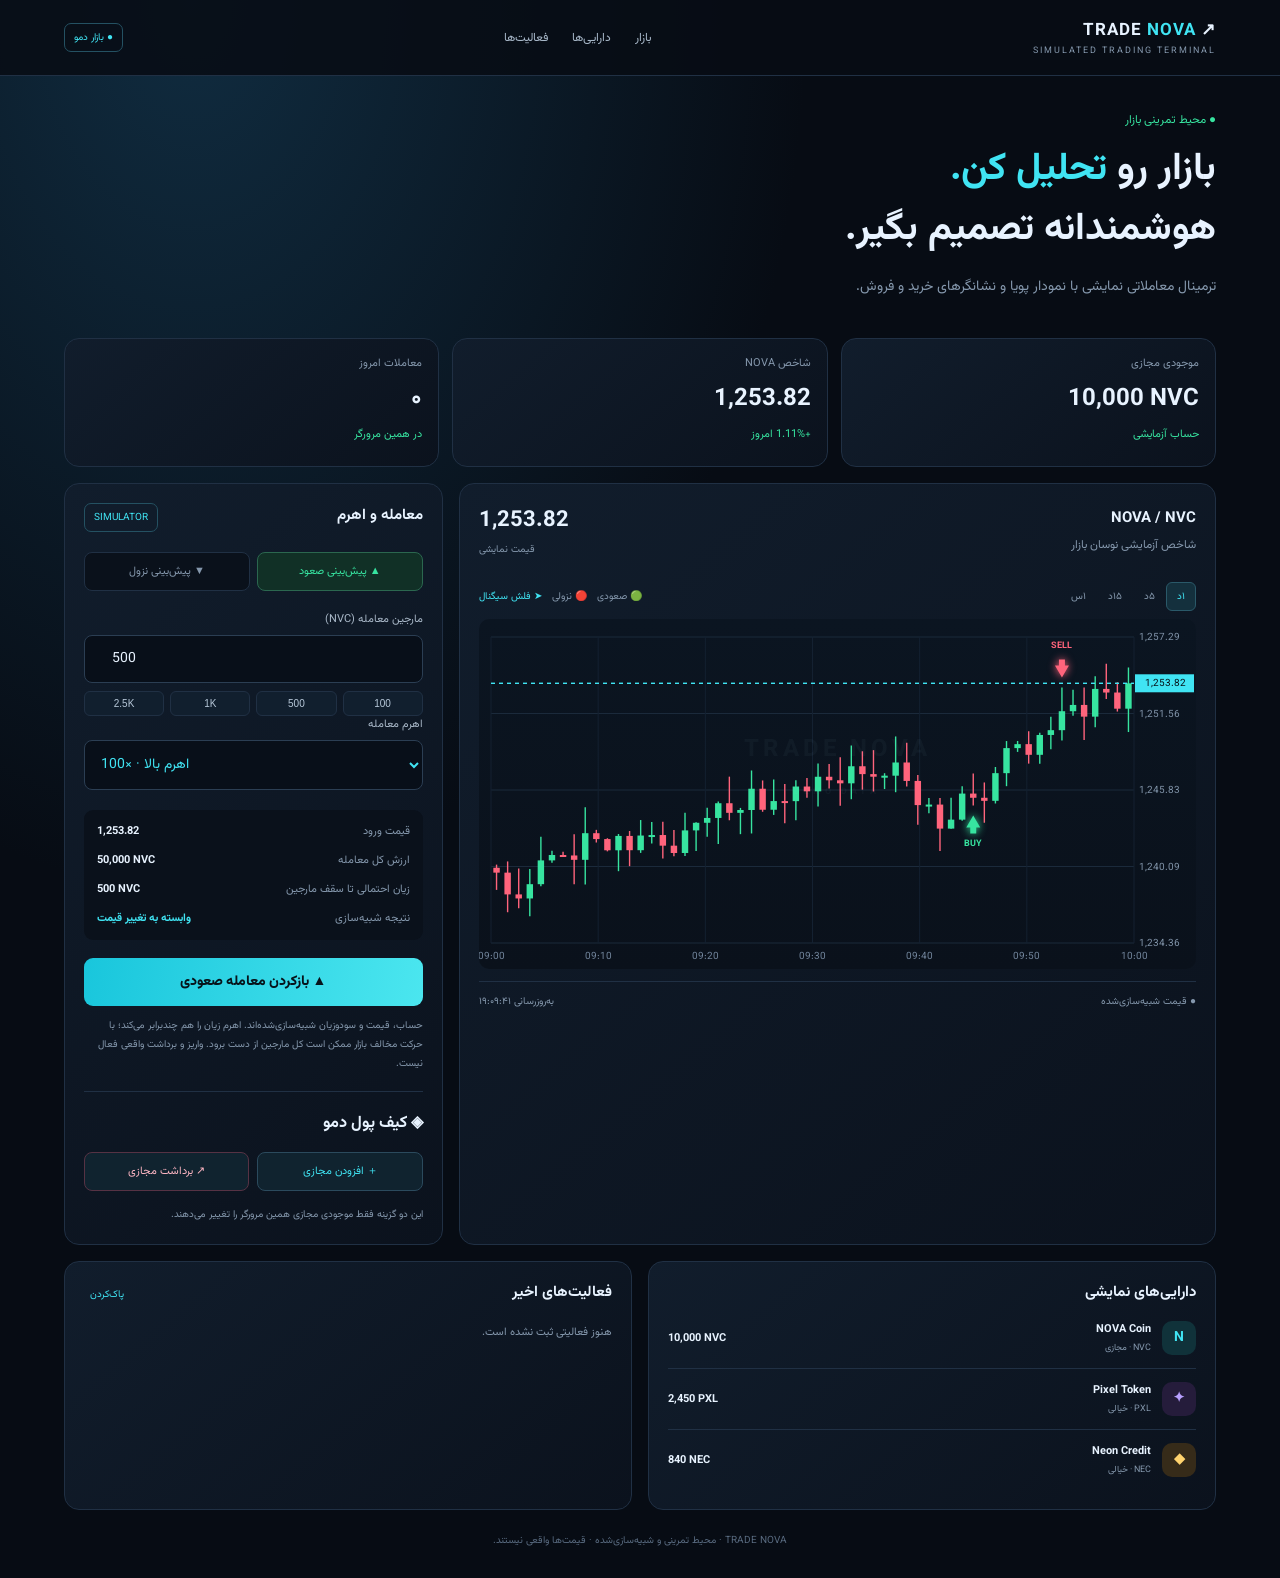
<file: index.html>
<!doctype html><html lang="fa" dir="rtl"><head><meta charset="utf-8"><meta name="viewport" content="width=device-width,initial-scale=1"><title>TRADE NOVA | Trading Terminal</title><link rel="stylesheet" href="style.css"></head><body>
<header><div class="brand"><b>↗ TRADE <i>NOVA</i></b><small>SIMULATED TRADING TERMINAL</small></div><nav><a href="#market">بازار</a><a href="#wallet">دارایی‌ها</a><a href="#activity">فعالیت‌ها</a></nav><span class="pill">● بازار دمو</span></header>
<main><section class="hero"><small>● محیط تمرینی بازار</small><h1>بازار رو <em>تحلیل کن.</em><br>هوشمندانه تصمیم بگیر.</h1><p>ترمینال معاملاتی نمایشی با نمودار پویا و نشانگرهای خرید و فروش.</p></section>
<section class="stats"><article><small>موجودی مجازی</small><b id="balance">10,000 NVC</b><label>حساب آزمایشی</label></article><article><small>شاخص NOVA</small><b id="statPrice">1,248.60</b><label id="change">+2.34% امروز</label></article><article><small>معاملات امروز</small><b id="trades">۰</b><label>در همین مرورگر</label></article></section>
<div class="columns" id="market"><section class="panel chartpanel"><div class="heading"><div><h2>NOVA / NVC</h2><small>شاخص آزمایشی نوسان بازار</small></div><div class="price"><b id="price">1,248.60</b><small>قیمت نمایشی</small></div></div><div class="tools"><div><button class="tf active" data-range="1">۱د</button><button class="tf" data-range="5">۵د</button><button class="tf" data-range="15">۱۵د</button><button class="tf" data-range="60">۱س</button></div><span>🟢 صعودی　🔴 نزولی　<span class="cyan">➤ فلش سیگنال</span></span></div><div class="canvasbox"><canvas id="chart"></canvas><div class="watermark">TRADE NOVA<br><small>DEMO DATA</small></div></div><div class="foot"><span>● قیمت شبیه‌سازی‌شده</span><span id="updated">در حال به‌روزرسانی</span></div></section>
<aside class="panel"><div class="heading"><h2>معامله و اهرم</h2><span class="pill">SIMULATOR</span></div><div class="switch"><button id="buy" class="selected">▲ پیش‌بینی صعود</button><button id="sell">▼ پیش‌بینی نزول</button></div><label for="amount">مارجین معامله (NVC)</label><input id="amount" type="number" min="10" value="500" step="10"><div class="quick"><button data-amount="100">100</button><button data-amount="500">500</button><button data-amount="1000">1K</button><button data-amount="2500">2.5K</button></div><label for="leverage">اهرم معامله</label><select id="leverage" class="leverage"><option value="1">1× · بدون اهرم</option><option value="5">5×</option><option value="10">10×</option><option value="25">25×</option><option value="50">50×</option><option value="100" selected>100× · اهرم بالا</option></select><div class="summary"><span>قیمت ورود</span><b id="summaryPrice">1,248.60</b><span>ارزش کل معامله</span><b id="exposure">50,000 NVC</b><span>زیان احتمالی تا سقف مارجین</span><b id="risk">500 NVC</b><span>نتیجه شبیه‌سازی</span><b id="pnlPreview">—</b></div><button id="trade" class="action">▲ بازکردن معامله صعودی</button><p class="note">حساب، قیمت و سودوزیان شبیه‌سازی‌شده‌اند. اهرم زیان را هم چندبرابر می‌کند؛ با حرکت مخالف بازار ممکن است کل مارجین از دست برود. واریز و برداشت واقعی فعال نیست.</p><hr><div id="wallet"><h3>◈ کیف پول دمو</h3><div class="walletbuttons"><button id="deposit">＋ افزودن مجازی</button><button id="withdraw">↗ برداشت مجازی</button></div><small class="note">این دو گزینه فقط موجودی مجازی همین مرورگر را تغییر می‌دهند.</small></div></aside></div>
<div class="bottom"><section class="panel"><h2>دارایی‌های نمایشی</h2><div class="asset"><b class="coin">N</b><span><b>NOVA Coin</b><small>NVC · مجازی</small></span><strong id="holding">10,000 NVC</strong></div><div class="asset"><b class="coin purple">✦</b><span><b>Pixel Token</b><small>PXL · خیالی</small></span><strong>2,450 PXL</strong></div><div class="asset"><b class="coin gold">◆</b><span><b>Neon Credit</b><small>NEC · خیالی</small></span><strong>840 NEC</strong></div></section><section class="panel" id="activity"><div class="heading"><h2>فعالیت‌های اخیر</h2><button id="clear" class="link">پاک‌کردن</button></div><div id="log" class="log">هنوز فعالیتی ثبت نشده است.</div></section></div><footer>TRADE NOVA · محیط تمرینی و شبیه‌سازی‌شده · قیمت‌ها واقعی نیستند.</footer></main><div id="toast"></div>
<script src="app.js"></script></body></html>
</file>
<file: style.css>
@import url('https://fonts.googleapis.com/css2?family=Vazirmatn:wght@400;500;700;800&display=swap');:root{--bg:#070c14;--panel:#101a28;--line:#203044;--text:#e8f3ff;--muted:#8598ad;--cyan:#40e4f3;--green:#37e4a0;--red:#ff647c}*{box-sizing:border-box}body{margin:0;background:radial-gradient(ellipse at 15% 0,#102c40,transparent 40%),var(--bg);color:var(--text);font:14px Vazirmatn,Tahoma,sans-serif}header{height:76px;padding:0 5%;display:flex;align-items:center;justify-content:space-between;border-bottom:1px solid var(--line);gap:15px;background:#070c14dd}.brand b{font-size:17px;letter-spacing:1px}.brand i,em{color:var(--cyan);font-style:normal}.brand small{display:block;color:var(--muted);font-size:9px;letter-spacing:2px}nav{display:flex;gap:24px}nav a{color:#a8b8c9;text-decoration:none;font-size:12px}.pill{border:1px solid #245162;color:var(--cyan);border-radius:7px;padding:6px 9px;font-size:10px;white-space:nowrap}main{max-width:1450px;margin:auto;padding:25px 5%}.hero{padding:8px 0 23px}.hero>small{color:var(--green)}h1{font-size:clamp(27px,3vw,42px);line-height:1.55;margin:10px 0}p{color:var(--muted);line-height:1.9}.stats{display:grid;grid-template-columns:repeat(3,1fr);gap:13px;margin-bottom:16px}.stats article,.panel{background:linear-gradient(140deg,#111d2c,#0b121d);border:1px solid var(--line);border-radius:15px}.stats article{padding:16px}.stats small,.stats label{display:block;color:var(--muted);font-size:11px}.stats b{display:block;font-size:24px;margin:8px 0;direction:ltr;text-align:right}.stats label{color:var(--green)}.columns{display:grid;grid-template-columns:minmax(0,1.7fr) minmax(280px,.85fr);gap:16px}.panel{padding:19px;min-width:0}.heading{display:flex;justify-content:space-between;align-items:center;gap:10px}.heading h2,.panel h2{font-size:15px;margin:0 0 4px}.heading small{color:var(--muted)}.price{text-align:left;direction:ltr}.price b{display:block;font-size:22px}.price small{font-size:10px}.tools{display:flex;justify-content:space-between;align-items:center;gap:8px;flex-wrap:wrap;margin:22px 0 8px;color:var(--muted);font-size:10px}.tf{background:transparent;border:1px solid transparent;border-radius:6px;color:var(--muted);padding:6px 10px;font:inherit}.tf.active{background:#14303d;border-color:#2a5969;color:var(--cyan)}.cyan{color:var(--cyan)}.canvasbox{height:350px;position:relative;background:linear-gradient(#0b1521,#0a111b);border-radius:10px;overflow:hidden}canvas{width:100%;height:100%;display:block}.watermark{position:absolute;pointer-events:none;top:43%;left:50%;transform:translate(-50%,-50%);font-size:24px;font-weight:800;letter-spacing:4px;color:#a8dfff0a;text-align:center}.watermark small{font-size:9px}.foot{display:flex;justify-content:space-between;gap:8px;border-top:1px solid var(--line);padding-top:12px;margin-top:12px;color:var(--muted);font-size:10px}.switch{display:grid;grid-template-columns:1fr 1fr;gap:7px;margin:20px 0}.switch button{background:#0a111b;color:var(--muted);border:1px solid var(--line);border-radius:8px;padding:10px 3px;font:inherit;font-size:11px}.switch .selected{background:#113026;color:var(--green);border-color:#2b674f}label{display:block;color:#aab9c9;font-size:11px;margin-bottom:7px}input{width:100%;background:#080f19;border:1px solid #2b3e53;color:var(--text);border-radius:8px;padding:12px;font:inherit;text-align:left}.quick{display:flex;gap:6px;margin-top:8px}.quick button{flex:1;background:#111f2e;border:1px solid var(--line);color:#b7c8d9;border-radius:6px;padding:6px 2px;font-size:10px}.summary{display:grid;grid-template-columns:1fr auto;gap:12px;margin:18px 0;padding:13px;background:#0a111b;border-radius:9px;font-size:11px}.summary span{color:var(--muted)}.summary b{direction:ltr}.action{width:100%;background:linear-gradient(100deg,#19c6dc,#4be6ef);border:0;border-radius:9px;padding:13px;color:#07141b;font:inherit;font-weight:800;cursor:pointer}.action.down{background:linear-gradient(100deg,#ff5475,#ff91a0)}.note{font-size:10px;line-height:1.9;color:var(--muted)}hr{border:0;border-top:1px solid var(--line);margin:18px 0}.walletbuttons{display:grid;grid-template-columns:1fr 1fr;gap:8px;margin:12px 0}.walletbuttons button{background:#10232f;border:1px solid #2b4a5d;color:var(--cyan);border-radius:8px;padding:10px 4px;font:inherit;font-size:11px}.walletbuttons button:last-child{color:#ffb7c4;border-color:#563244}.bottom{display:grid;grid-template-columns:1fr 1fr;gap:16px;margin-top:16px}.asset{display:flex;align-items:center;gap:11px;padding:13px 0;border-bottom:1px solid var(--line)}.asset:last-child{border:0}.coin{display:grid;place-items:center;width:34px;height:34px;background:#10323a;color:var(--cyan);border-radius:10px}.coin.purple{background:#251c3b;color:#b8a0ff}.coin.gold{background:#362b19;color:#ffd36e}.asset span{flex:1}.asset span b,.asset small{display:block}.asset span b,.asset strong{font-size:11px}.asset small{font-size:9px;color:var(--muted);margin-top:3px}.asset strong{direction:ltr}.link{background:none;border:0;color:var(--cyan);font:inherit;font-size:10px}.log{padding:16px 0;color:var(--muted);font-size:11px}.log .entry{padding:10px 0;border-bottom:1px solid var(--line);display:flex;justify-content:space-between;gap:10px}.log b{color:var(--text)}footer{text-align:center;color:#596b80;font-size:10px;padding:23px 0 5px}#toast{position:fixed;bottom:20px;left:50%;transform:translate(-50%,15px);opacity:0;background:#142738;border:1px solid #2d5667;border-radius:10px;padding:12px 18px;z-index:9;transition:.2s;max-width:90%;font-size:12px}#toast.show{opacity:1;transform:translate(-50%,0)}@media(max-width:850px){header{padding:12px 4%;height:auto;flex-wrap:wrap}nav{order:3;width:100%;justify-content:space-around;padding-top:8px}.columns,.bottom{grid-template-columns:1fr}main{padding:20px 4%}.canvasbox{height:300px}.stats article{padding:12px}.stats b{font-size:20px}}@media(max-width:420px){.canvasbox{height:250px}.tools>span{font-size:9px}.stats b{font-size:17px}.panel{padding:14px}.hero h1{font-size:27px}}
.leverage{width:100%;background:#080f19;border:1px solid #2b3e53;color:var(--cyan);border-radius:8px;padding:12px;font:inherit;margin-bottom:2px;direction:ltr;text-align:left}.summary b#pnlPreview{color:var(--cyan)}button{cursor:pointer}button:disabled{opacity:.55;cursor:not-allowed}.action:disabled{filter:saturate(.5)}
</file>
